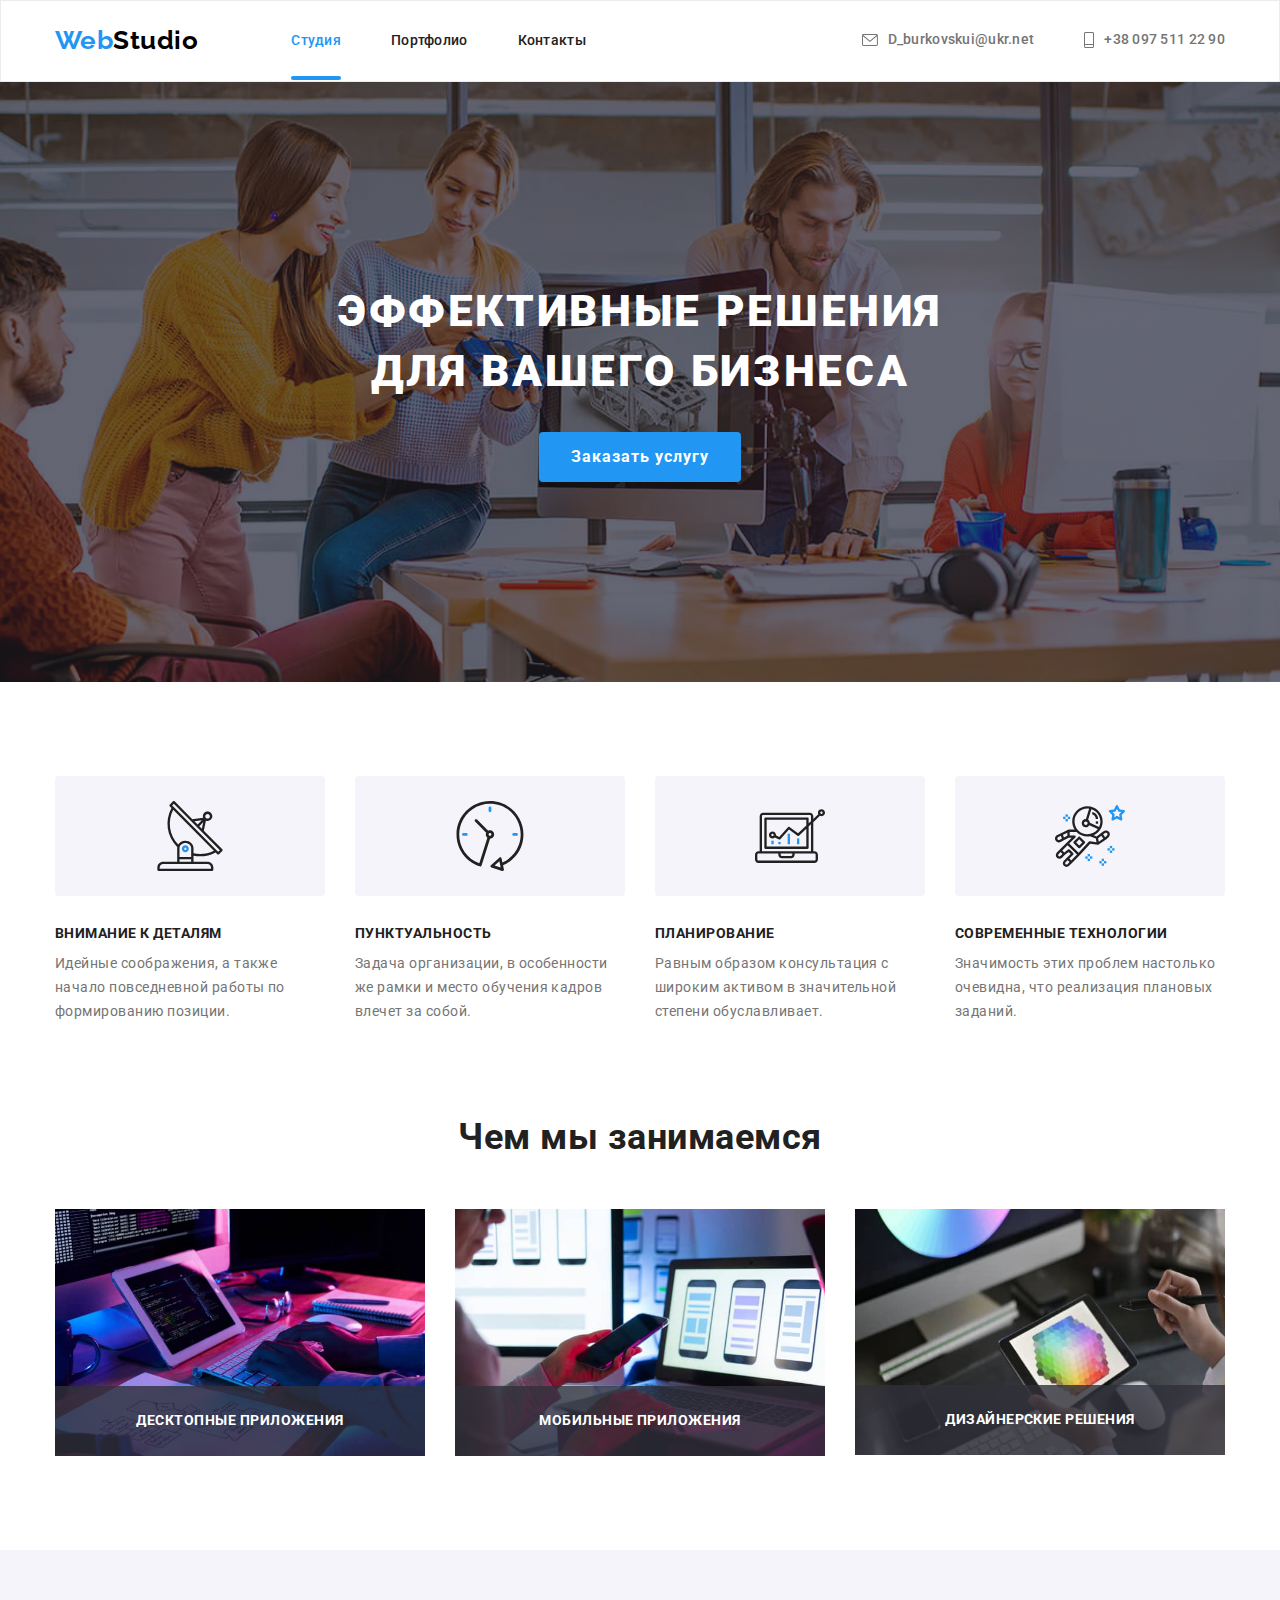
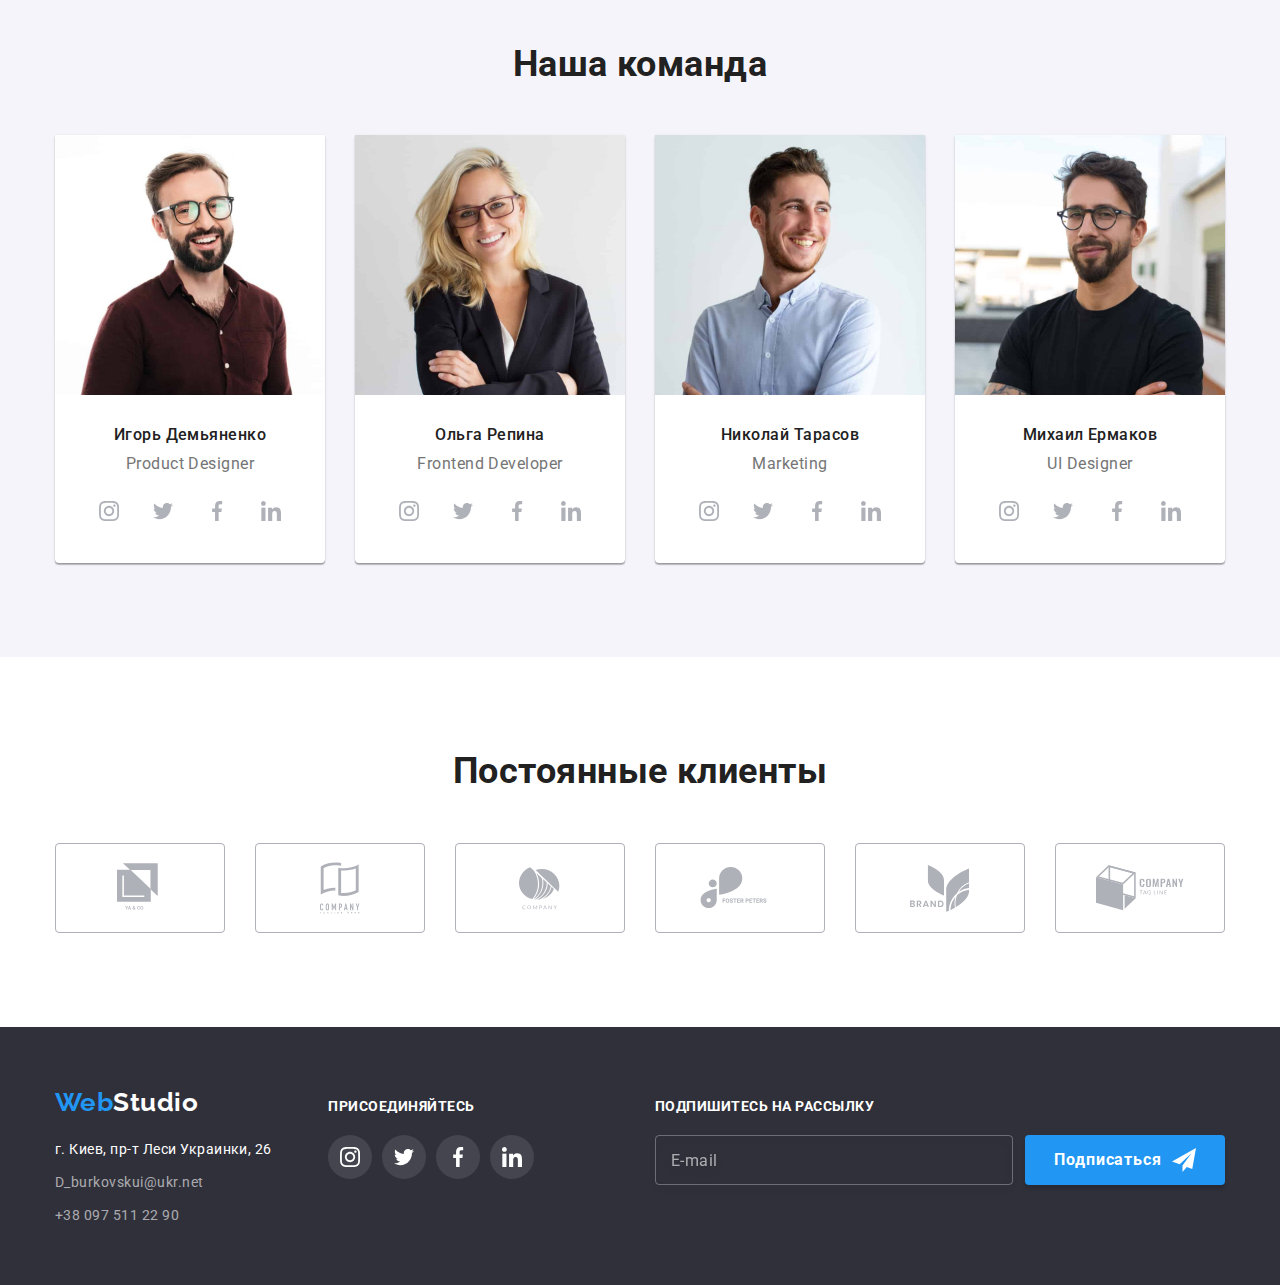
<file: index.html>
<!DOCTYPE html>
<html lang="ru">

   <head>
   <meta charset="UTF-8">
   <meta http-equiv="X-UA-Compatible" content="IE=edge">
   <meta name="viewport" content="width=device-width, initial-scale=1.0">
   <title>Web studio</title>
   <link rel="preconnect" href="https://fonts.gstatic.com">
   <link
   href="https://fonts.googleapis.com/css2?family=Raleway:wght@700&family=Roboto:wght@400;500;700;900&display=swap"
   rel="stylesheet">
   <link rel="stylesheet" href="./css/main.min.css">

   </head>

   <body>

      <!-- Header -->

      <header class="page-header">
         <div class="container page-header__container">

            <nav class="navigation">

               <a href="./index.html" class="logo page-header__logo">Web<span class="logo--black-color">Studio</span></a>

               <ul class="navigation__list">
                  <li class="navigation__item">
                     <a href="./index.html" class="navigation__link navigation__link--current">Студия</a>
                  </li>
                  <li class="navigation__item">
                     <a href="./portfolio.html" class="navigation__link">Портфолио</a>
                  </li>
                  <li class="navigation__item">
                     <a href="" class="navigation__link">Контакты</a>
                  </li>
               </ul>
            </nav>

            <ul class="contacts">
               <li class="contacts__item">
                  <a href="mailto:D_burkovskui@ukr.net" class="contacts__link">
                     <svg class="contacts__icon--mail">
                        <use href="./images/svg-icons/sprite.svg#icon-message"></use>
                     </svg> D_burkovskui@ukr.net
                  </a>
               </li>
               <li class="contacts__item">
                  <a href="tel:+380975112290" class="contacts__link">
                     <svg class="contacts__icon--phone">
                        <use href="./images/svg-icons/sprite.svg#icon-phone"></use>
                     </svg>+38 097 511 22 90
                  </a>
               </li>
            </ul>
         </div>
      </header>

      <!-- Hero section page 1-->

      <main>
         <section class="hero">
            <div class="hero__content">
               <h1 class="hero__title">эффективные решения для вашего бизнеса</h1>
               <button type="button" class="button button__hero" data-modal-open>Заказать услугу</button>
            </div>
         </section>

         <!-- Advantages-section -->

         <section class="advantages section">
            <div class="container">
               <h2 class="section-title visually-hidden">Студия</h2>
               <ul class="list grid">
                  <li class="advantages__item grid-item advantages__grid-item antenna-icon">
                     <h3 class="advantages__title">внимание к деталям</h3>
                     <p class="advantages__text">Идейные соображения, а также начало повседневной работы по
                     формированию позиции.</p>
                  </li>
                  <li class="advantages__item grid-item advantages__grid-item clock-icon">
                     <h3 class="advantages__title">пунктуальность</h3>
                     <p class="advantages__text">Задача организации, в особенности же рамки и место обучения
                     кадров влечет за собой.</p>
                  </li>
                  <li class="advantages__item grid-item advantages__grid-item diagram-icon">
                     <h3 class="advantages__title">планирование</h3>
                     <p class="advantages__text">Равным образом консультация с широким активом в значительной
                     степени обуславливает.</p>
                  </li>
                     <li class="advantages__item grid-item advantages__grid-item astronaut-icon">
                     <h3 class="advantages__title">современные технологии</h3>
                     <p class="advantages__text">Значимость этих проблем настолько очевидна, что реализация
                     плановых заданий.</p>
                  </li>
               </ul>
            </div>
         </section>

         <!-- Potfоlio section-->

         <section class="portfolio section">

            <div class="container">
               <h2 class="section-title portfolio__title">Чем мы занимаемся</h2>
               <ul class="list grid">
                  <li class="grid-item">
                     <div class="thumb">
                        <img src="./images/img(1).jpg" alt="Написание кода" width="370">
                        <div class="portfolio__description">
                           <p class="subtitle">десктопные приложения</p>
                        </div>
                     </div>
                  </li>
                  <li class="grid-item">
                     <div class="thumb">
                        <img src="./images/img(2).jpg" alt="Оптимизация данных" width="370">
                        <div class="portfolio__description">
                           <p class="subtitle">мобильные приложения</p>
                        </div>
                     </div>
                  </li>
                  <li class="grid-item">
                     <div class="thumb">
                        <img src="./images/img(3).jpg" alt="Палитра цветов" width="370" height="246">
                        <div class="portfolio__description">
                           <p class="subtitle">дизайнерские решения</p>
                        </div>
                     </div>
                  </li>
               </ul>
            </div>
         </section>

         <!-- Our team section -->

         <section class="our-team section">
            <div class="container">
               <h2 class="section-title our-team__title">Наша команда</h2>

               <ul class="list grid">
                  <li class="our-team__item grid-item our-team__grid-item">
                     <div class="team-member">
                        <img src="./images/img(4).jpg" alt="Игорь Демьяненко" width="270" />
                        <div class="team-member__meta">
                           <h4 class="team-member__name">Игорь Демьяненко</h4>
                           <h5 class="team-member__profession">Product Designer</h5>
                        
                           <ul class="socials our-team__socials">
                              <li class="socials__item">
                                 <a href="" class="socials__link" aria-label="Instagarm" target="_blank" rel="noopener noreferrer">
                                    <svg class="socials__icon">
                                       <use href="./images/svg-icons/sprite.svg#icon-instagram"></use>
                                    </svg>
                                 </a>
                              </li>
                              <li class="socials__item">
                                 <a href="" class="socials__link" aria-label="Twitter" target="_blank" rel="noopener noreferrer">
                                    <svg class="socials__icon">
                                       <use href="./images/svg-icons/sprite.svg#icon-twitter"></use>
                                    </svg>
                                 </a>
                              </li>
                              <li class="socials__item">
                                 <a href="" class="socials__link" aria-label="Facebook" target="_blank" rel="noopener noreferrer">
                                    <svg class="socials__icon">
                                       <use href="./images/svg-icons/sprite.svg#icon-facebook"></use>
                                    </svg>
                                 </a>
                              </li>
                              <li class="socials__item">
                                 <a href="" class="socials__link" aria-label="LinkedIn" target="_blank" rel="noopener noreferrer">
                                    <svg class="socials__icon">
                                       <use href="./images/svg-icons/sprite.svg#icon-linkedin"></use>
                                    </svg>
                                 </a>
                              </li>
                           </ul>
                        </div>
                     </div>
                  </li>

                  <li class="our-team__item grid-item our-team__grid-item">
                     <div class="team-member">
                        <img src="./images/img(5).jpg" alt="Ольга Репина" width="270" />
                        <div class="team-member__meta">
                           <h4 class="team-member__name">Ольга Репина</h4>
                           <h5 class="team-member__profession">Frontend Developer</h5>
                        
                           <ul class="socials our-team__socials">
                              <li class="socials__item">
                                 <a href="" class="socials__link" aria-label="Instagarm" target="_blank" rel="noopener noreferrer">
                                    <svg class="socials__icon">
                                       <use href="./images/svg-icons/sprite.svg#icon-instagram"></use>
                                    </svg>
                                 </a>
                              </li>
                              <li class="socials__item">
                                 <a href="" class="socials__link" aria-label="Twitter" target="_blank" rel="noopener noreferrer">
                                    <svg class="socials__icon">
                                       <use href="./images/svg-icons/sprite.svg#icon-twitter"></use>
                                    </svg>
                                 </a>
                              </li>
                              <li class="socials__item">
                                 <a href="" class="socials__link" aria-label="Facebook" target="_blank" rel="noopener noreferrer">
                                    <svg class="socials__icon">
                                       <use href="./images/svg-icons/sprite.svg#icon-facebook"></use>
                                    </svg>
                                 </a>
                              </li>
                              <li class="socials__item">
                                 <a href="" class="socials__link" aria-label="LinkedIn" target="_blank" rel="noopener noreferrer">
                                    <svg class="socials__icon">
                                       <use href="./images/svg-icons/sprite.svg#icon-linkedin"></use>
                                    </svg>
                                 </a>
                              </li>
                           </ul>
                        </div>
                     </div>
                  </li>

                  <li class="our-team__item grid-item our-team__grid-item">
                     <div class="team-member">
                        <img src="./images/img(6).jpg" alt="Николай Тарасов" width="270" />
                        <div class="team-member__meta">
                           <h4 class="team-member__name">Николай Тарасов</h4>
                           <h5 class="team-member__profession">Marketing</h5>
                        
                           <ul class="socials our-team__socials">
                              <li class="socials__item">
                                 <a href="" class="socials__link" aria-label="Instagarm" target="_blank" rel="noopener noreferrer">
                                    <svg class="socials__icon">
                                       <use href="./images/svg-icons/sprite.svg#icon-instagram"></use>
                                    </svg>
                                 </a>
                              </li>
                              <li class="socials__item">
                                 <a href="" class="socials__link" aria-label="Twitter" target="_blank" rel="noopener noreferrer">
                                    <svg class="socials__icon">
                                       <use href="./images/svg-icons/sprite.svg#icon-twitter"></use>
                                    </svg>
                                 </a>
                              </li>
                              <li class="socials__item">
                                 <a href="" class="socials__link" aria-label="Facebook" target="_blank" rel="noopener noreferrer">
                                    <svg class="socials__icon">
                                       <use href="./images/svg-icons/sprite.svg#icon-facebook"></use>
                                    </svg>
                                 </a>
                              </li>
                              <li class="socials__item">
                                 <a href="" class="socials__link" aria-label="LinkedIn" target="_blank" rel="noopener noreferrer">
                                    <svg class="socials__icon">
                                       <use href="./images/svg-icons/sprite.svg#icon-linkedin"></use>
                                    </svg>
                                 </a>
                              </li>
                           </ul>
                        </div>
                     </div>
                  </li>

                  <li class="our-team__item grid-item our-team__grid-item">
                     <div class="team-member">
                        <img src="./images/img(7).jpg" alt="Михаил Ермаков" width="270" />
                        <div class="team-member__meta">
                           <h4 class="team-member__name">Михаил Ермаков</h4>
                           <h5 class="team-member__profession">UI Designer</h5>
                        
                           <ul class="socials our-team__socials">
                              <li class="socials__item">
                                 <a href="" class="socials__link" aria-label="Instagarm" target="_blank" rel="noopener noreferrer">
                                    <svg class="socials__icon">
                                       <use href="./images/svg-icons/sprite.svg#icon-instagram"></use>
                                    </svg>
                                 </a>
                              </li>
                              <li class="socials__item">
                                 <a href="" class="socials__link" aria-label="Twitter" target="_blank" rel="noopener noreferrer">
                                    <svg class="socials__icon">
                                       <use href="./images/svg-icons/sprite.svg#icon-twitter"></use>
                                    </svg>
                                 </a>
                              </li>
                              <li class="socials__item">
                                 <a href="" class="socials__link" aria-label="Facebook" target="_blank" rel="noopener noreferrer">
                                    <svg class="socials__icon">
                                       <use href="./images/svg-icons/sprite.svg#icon-facebook"></use>
                                    </svg>
                                 </a>
                              </li>
                              <li class="socials__item">
                                 <a href="" class="socials__link" aria-label="LinkedIn" target="_blank" rel="noopener noreferrer">
                                    <svg class="socials__icon">
                                       <use href="./images/svg-icons/sprite.svg#icon-linkedin"></use>
                                    </svg>
                                 </a>
                              </li>
                           </ul>
                        </div>
                     </div>
                  </li>
               </ul>
            </div>
         </section>

         <section class="regular-customers section">
            <div class="container">

               <h2 class="section-title regular-customers__title">Постоянные клиенты</h2>

               <ul class="regular-customers__list grid">

                  <li class="grid-item regular-customers__grid-item ">
                     <a class="regular-customers__link" href="">
                        <svg>
                           <use href="./images/svg-icons/sprite.svg#icon-client-one"></use>
                        </svg>
                     </a>
                  </li>
                  <li class="grid-item regular-customers__grid-item ">
                     <a class="regular-customers__link" href="">
                        <svg>
                           <use href="./images/svg-icons/sprite.svg#icon-client-two"></use>
                        </svg>
                     </a>
                  </li>
                  <li class="grid-item regular-customers__grid-item ">
                     <a class="regular-customers__link" href="">
                        <svg>
                           <use href="./images/svg-icons/sprite.svg#icon-client-three"></use>
                        </svg>
                     </a>
                  </li>
                  <li class="grid-item regular-customers__grid-item ">
                     <a class="regular-customers__link" href="">
                        <svg>
                           <use href="./images/svg-icons/sprite.svg#icon-client-four"></use>
                        </svg>
                     </a>
                  </li>
                  <li class="grid-item regular-customers__grid-item ">
                     <a class="regular-customers__link" href="">
                        <svg>
                           <use href="./images/svg-icons/sprite.svg#icon-client-five"></use>
                        </svg>
                     </a>
                  </li>
                  <li class="grid-item regular-customers__grid-item ">
                     <a class="regular-customers__link" href="">
                        <svg>
                           <use href="./images/svg-icons/sprite.svg#icon-client-six"></use>
                        </svg>
                     </a>
                  </li>
               </ul>
            </div>
         </section>
      </main>

      <!-- Footer -->

      <footer class="page-footer">
         <div class="container page-footer__container">
            <div class="footer__address-part">

               <a href="./index.html" class="logo page-footer__logo">Web<span class="logo--inverse">Studio</span></a>

               <address class="address">
                  <ul class="address__list">
                     <li class="address__item">
                        <a href="https://goo.gl/maps/1382NL266sKPZNC96" class="address__link address__link--white-color" target="_blank"
                        rel="noopener noreferrer">г. Киев, пр-т Леси Украинки, 26
                        </a>
                     </li>
                     <li class="address__item">
                        <a href="mailto:D_burkovskui@ukr.net" class="address__link">D_burkovskui@ukr.net</a>
                     </li>
                     <li class="address__item">
                        <a href="tel:+380975112290" class="address__link">+38 097 511 22 90</a>
                     </li>
                  </ul>
               </address>
            </div>

            <div class="page-footer__socials-part">
               <p class="subtitle">присоединяйтесь</p>

               <ul class="socials page-footer__socials">
                  <li class="socials__item">
                     <a href="" class="socials__link socials__link--bgcgrey" aria-label="Instagarm" target="_blank" rel="noopener noreferrer">
                        <svg class="socials__icon socials__icon--notfillchange">
                           <use href="./images/svg-icons/sprite.svg#icon-instagram"></use>
                        </svg>
                     </a>
                  </li>
                  <li class="socials__item">
                     <a href="" class="socials__link socials__link--bgcgrey" aria-label="Twitter" target="_blank" rel="noopener noreferrer">
                        <svg class="socials__icon socials__icon--notfillchange">
                           <use href="./images/svg-icons/sprite.svg#icon-twitter"></use>
                        </svg>
                     </a>
                  </li>
                  <li class="socials__item">
                     <a href="" class="socials__link socials__link--bgcgrey" aria-label="Facebook" target="_blank" rel="noopener noreferrer">
                        <svg class="socials__icon socials__icon--notfillchange">
                           <use href="./images/svg-icons/sprite.svg#icon-facebook"></use>
                        </svg>
                     </a>
                  </li>
                  <li class="socials__item">
                     <a href="" class="socials__link socials__link--bgcgrey" aria-label="LinkedIn" target="_blank" rel="noopener noreferrer">
                        <svg class="socials__icon socials__icon--notfillchange">
                           <use href="./images/svg-icons/sprite.svg#icon-linkedin"></use>
                        </svg>
                     </a>
                  </li>
               </ul>
            </div>

            <div class="page-footer__form-part">
               <p class="subtitle">Подпишитесь на рассылку</p>

               <form class="subscribes-form">
                  <label>
                     <input class="subscribes-form__input" type="email" name="email" placeholder="E-mail" />
                  </label>
                  <button type="submit" class="subscribes-form__button button">Подписаться
                     <svg class="submit__icon submit__icon--append">
                        <use href="./images/svg-icons/sprite.svg#icon-send-message"></use>
                     </svg>
                  </button>
               </form>

            </div>
         </div>
      </footer>

      <!-- Modal window -->

      <div class="modal__backdrop is-hidden" data-modal>
         <div class="modal">
            <button class="modal__close-button" data-modal-close>
               <svg class="modal__icon_exit">
                  <use href="./images/svg-icons/sprite.svg#icon-modal-exit"></use>
               </svg>
            </button>

            <form class="order-service-form">

               <h3 class="order-service-form__title">Оставьте свои данные, мы вам перезвоним</h3>

               <label class="order-service-form__label" for="user_name">Имя</label>

               <div class="form-group">
                  <input class="order-service-form__input" type="text" name="user_name" id="user_name" placeholder=" "/> 
                  <svg class="modal__icon">
                     <use href="./images/svg-icons/sprite.svg#icon-contact-modal-form"></use>
                  </svg>
               </div>

               <label class="order-service-form__label" for="phone_number">Телефон</label>

               <div class="form-group">
                  <input class="order-service-form__input" type="tel" name="user_phone" id="phone_number" placeholder=" "/>   
                  <svg class="modal__icon">
                     <use href="./images/svg-icons/sprite.svg#icon-tel-modal-form"></use>
                  </svg>
               </div>

               <label class="order-service-form__label" for="user_email-modal">Почта</label>

               <div class="form-group">
                  <input class="order-service-form__input" type="email" name="user_email-modal" id="user_email-modal" placeholder=" "/>

                  <svg class="modal__icon">
                     <use href="./images/svg-icons/sprite.svg#icon-message-modal-form"></use>
                  </svg>
               </div>

               <label class="order-service-form__label" for="user_feedback">Комментарий</label>
               <textarea class="order-service-form__feedback" name="user_feedback" id="user_feedback" rows="6" placeholder="Введите текст"></textarea>

               <label class="check">
                  <input class="check__input" type="checkbox" name="checkbox"/>
                  <span class="check__box"></span>
                  Соглашаюсь с рассылкой и принимаю<a href="" class="modal__link--checkbox">Условия договора</a>
               </label>

               <button class="submit-button button" type="submit">Отправить</button>
            </form> 
         </div>
      </div>

      <script src="./js/modal.js"></script>
   </body>

</html>
</file>
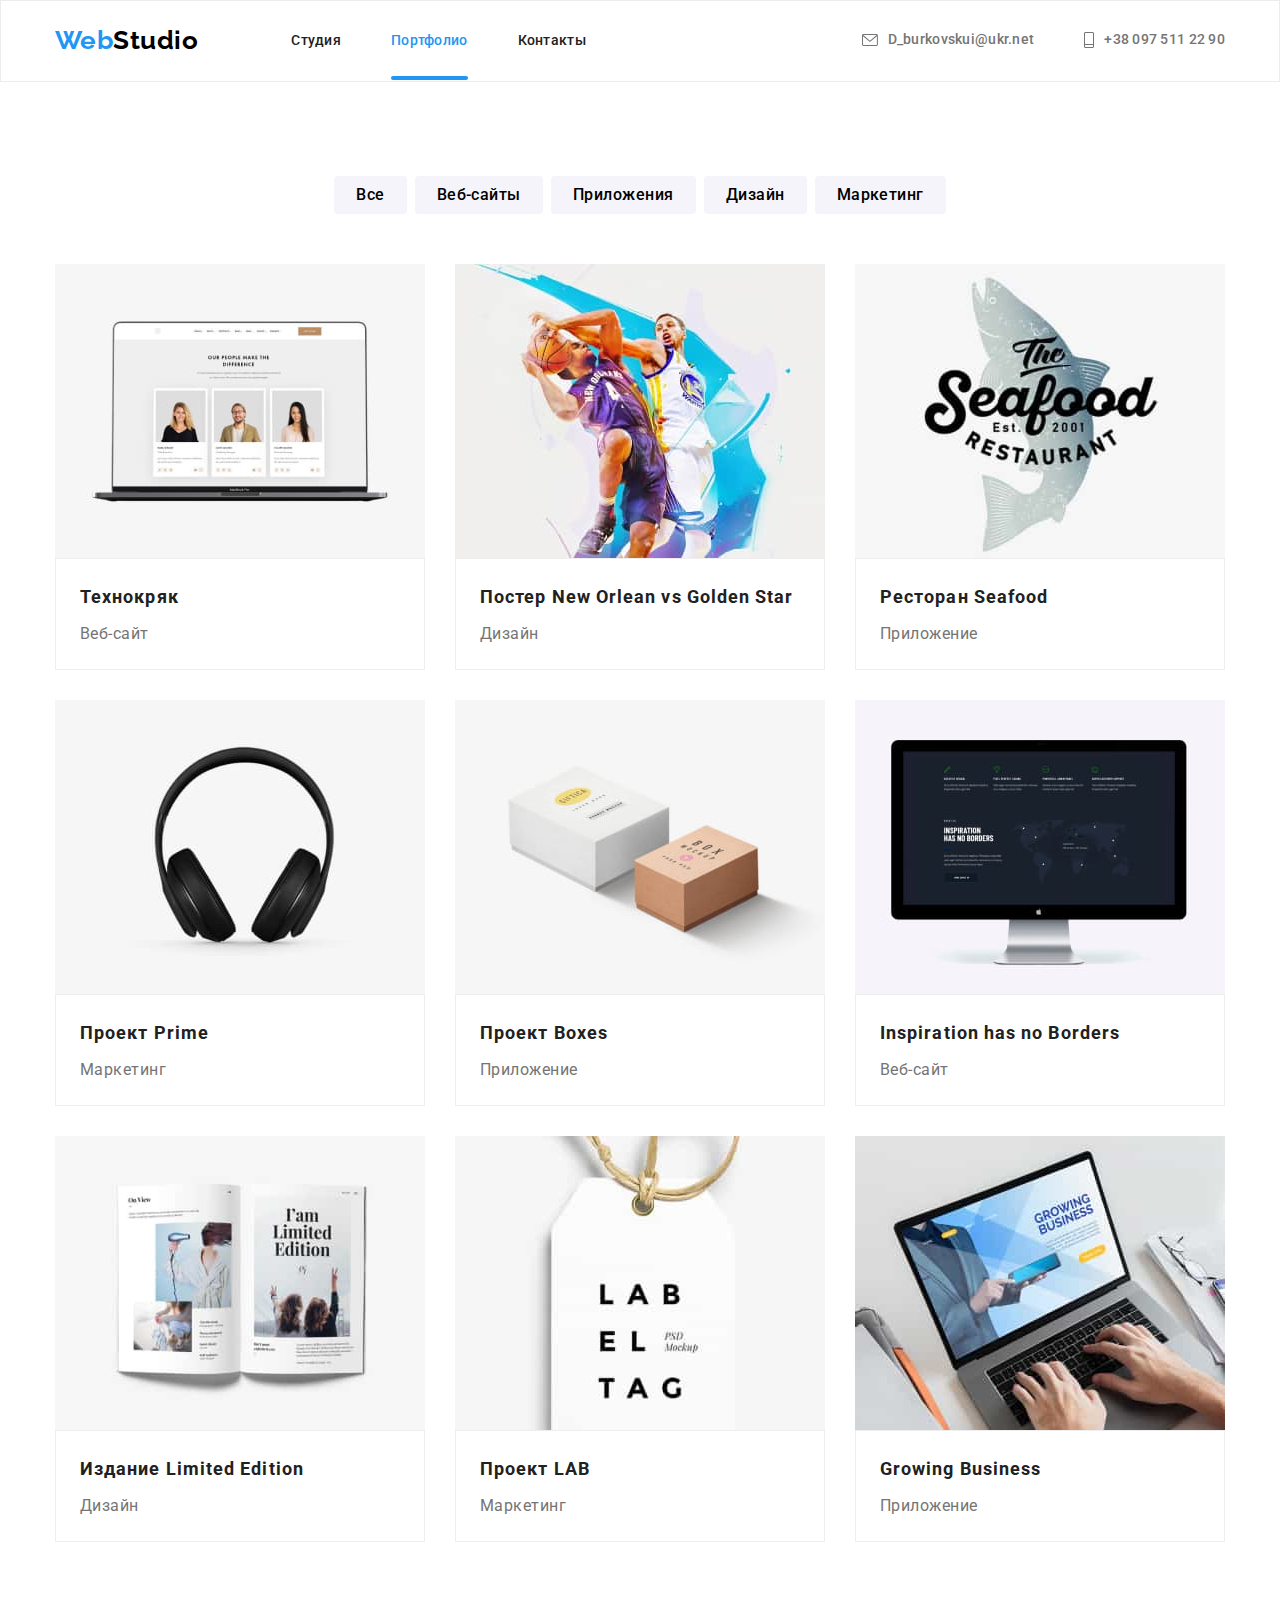
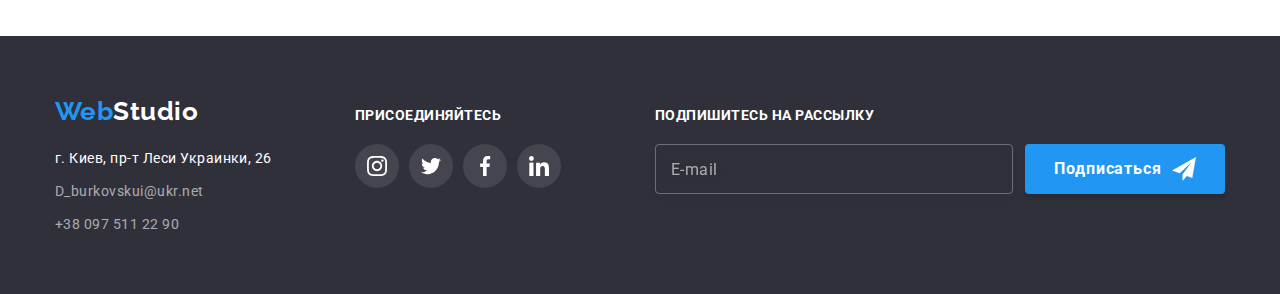
<file: portfolio.html>
<!DOCTYPE html>
<html lang="ru">

   <head>
   <meta charset="UTF-8">
   <meta http-equiv="X-UA-Compatible" content="IE=edge">
   <meta name="viewport" content="width=device-width, initial-scale=1.0">
   <title>Web studio</title>
   <link rel="preconnect" href="https://fonts.gstatic.com">
   <link
   href="https://fonts.googleapis.com/css2?family=Raleway:wght@700&family=Roboto:wght@400;500;700;900&display=swap"
   rel="stylesheet">
   <link rel="stylesheet" href="./css/main.min.css">
   </head>

   <body>

      <!-- Header -->

      <header class="page-header">
         <div class="container page-header__container">

            <nav class="navigation">

               <a href="./index.html" class="logo page-header__logo">Web<span class="logo--black-color">Studio</span></a>

               <ul class="navigation__list">
                  <li class="navigation__item">
                     <a href="./index.html" class="navigation__link">Студия</a>
                  </li>
                  <li class="navigation__item">
                     <a href="./portfolio.html" class="navigation__link navigation__link--current">Портфолио</a>
                  </li>
                  <li class="navigation__item">
                     <a href="" class="navigation__link">Контакты</a>
                  </li>
               </ul>
            </nav>

            <ul class="contacts">
               <li class="contacts__item">
                  <a href="mailto:D_burkovskui@ukr.net" class="contacts__link">
                     <svg class="contacts__icon--mail">
                        <use href="./images/svg-icons/sprite.svg#icon-message"></use>
                     </svg> D_burkovskui@ukr.net
                  </a>
               </li>
               <li class="contacts__item">
                  <a href="tel:+380975112290" class="contacts__link">
                     <svg class="contacts__icon--phone">
                        <use href="./images/svg-icons/sprite.svg#icon-phone"></use>
                     </svg>+38 097 511 22 90
                  </a>
               </li>
            </ul>
         </div>
      </header>

      <!-- Portfolio section -->

      <main>
         <section class="portfolio-page section">

            <div class="container">
               <h1 class="section-title visually-hidden">Портфолио</h1>

               <ul class="filter-list">
                  <li class="filter-list__item"><button type="button" class="button filter-list__button">Все</button></li>
                  <li class="filter-list__item"><button type="button" class="button filter-list__button">Веб-сайты</button></li>
                  <li class="filter-list__item"><button type="button" class="button filter-list__button">Приложения</button></li>
                  <li class="filter-list__item"><button type="button" class="button filter-list__button">Дизайн</button></li>
                  <li class="filter-list__item"><button type="button" class="button filter-list__button">Маркетинг</button></li>
               </ul>

               <ul class="product-list grid">

                  <li class="grid-item">
                    <article class="product">
                        <a href="" class="product__link">
                           <div class="thumb thumb--overfolw-hidden">
                              <img src="./images/images-portfolio/img(8).jpg" alt="Команда" width="370" height="294">
                              <div class="product__description">
                                 <p class="product__text">Технокряк это современная площадка распространения коронавируса.
                                    Компании используют эту платформу для цифрового шпионажа и атак
                                    на защищённые сервера конкурентов.
                                 </p>
                              </div>
                           </div>
                           <div class="product__meta">
                              <h3 class="product__name">Технокряк</h3>
                              <p class="product__field">Веб-сайт</p>
                           </div>
                        </a>
                    </article>
                  </li>

                  <li class="grid-item">
                     <article class="product">
                        <a href="" class="product__link">
                           <div class="thumb--overfolw-hidden thumb">
                              <img src="./images/images-portfolio/img(9).jpg" alt="Команда" width="370" height="294">
                              <div class="product__description">
                                 <p class="product__text">Технокряк это современная площадка распространения коронавируса.
                                    Компании используют эту платформу для цифрового шпионажа и атак
                                    на защищённые сервера конкурентов.
                                 </p>
                              </div>
                           </div>
                           <div class="product__meta">
                              <h3 class="product__name">Постер New Orlean vs Golden Star</h3>
                              <p class="product__field">Дизайн</p>
                           </div>
                        </a>
                     </article>
                  </li>

                  <li class="grid-item">
                     <article class="product">
                        <a href="" class="product__link">
                           <div class="thumb--overfolw-hidden thumb">
                              <img src="./images/images-portfolio/img(10).jpg" alt="Команда" width="370" height="294">
                              <div class="product__description">
                                 <p class="product__text">Технокряк это современная площадка распространения коронавируса.
                                    Компании используют эту платформу для цифрового шпионажа и атак
                                    на защищённые сервера конкурентов.
                                 </p>
                              </div>
                           </div>
                           <div class="product__meta">
                              <h3 class="product__name">Ресторан Seafood</h3>
                              <p class="product__field">Приложение</p>
                           </div>
                        </a>
                     </article>
                  </li>

                  <li class="grid-item">
                     <article class="product">
                        <a href="" class="product__link">
                           <div class="thumb--overfolw-hidden thumb">
                              <img src="./images/images-portfolio/img(11).jpg" alt="Команда" width="370" height="294">
                              <div class="product__description">
                                 <p class="product__text">Технокряк это современная площадка распространения коронавируса.
                                    Компании используют эту платформу для цифрового шпионажа и атак
                                    на защищённые сервера конкурентов.
                                 </p>
                              </div>
                           </div>
                           <div class="product__meta">
                              <h3 class="product__name">Проект Prime</h3>
                              <p class="product__field">Маркетинг</p>
                           </div>
                        </a>
                     </article>
                  </li>

                  <li class="grid-item">
                     <article class="product">
                        <a href="" class="product__link">
                           <div class="thumb--overfolw-hidden thumb">
                              <img src="./images/images-portfolio/img(12).jpg" alt="Команда" width="370" height="294">
                              <div class="product__description">
                                 <p class="product__text">Технокряк это современная площадка распространения коронавируса.
                                    Компании используют эту платформу для цифрового шпионажа и атак
                                    на защищённые сервера конкурентов.
                                 </p>
                              </div>
                           </div>
                           <div class="product__meta">
                              <h3 class="product__name">Проект Boxes</h3>
                              <p class="product__field">Приложение</p>
                           </div>
                        </a>
                     </article>
                  </li>

                  <li class="grid-item">
                     <article class="product">
                        <a href="" class="product__link">
                           <div class="thumb--overfolw-hidden thumb">
                              <img src="./images/images-portfolio/img(13).jpg" alt="Команда" width="370" height="294">
                              <div class="product__description">
                                 <p class="product__text">Технокряк это современная площадка распространения коронавируса.
                                    Компании используют эту платформу для цифрового шпионажа и атак
                                    на защищённые сервера конкурентов.
                                 </p>
                              </div>
                           </div>
                           <div class="product__meta">
                              <h3 class="product__name">Inspiration has no Borders</h3>
                              <p class="product__field">Веб-сайт</p>
                           </div>
                        </a>
                     </article>
                  </li>

                  <li class="grid-item">
                     <article class="product">
                        <a href="" class="product__link">
                           <div class="thumb--overfolw-hidden thumb">
                              <img src="./images/images-portfolio/img(14).jpg" alt="Команда" width="370" height="294">
                              <div class="product__description">
                                 <p class="product__text">Технокряк это современная площадка распространения коронавируса.
                                    Компании используют эту платформу для цифрового шпионажа и атак
                                    на защищённые сервера конкурентов.
                                 </p>
                              </div>
                           </div>
                           <div class="product__meta">
                              <h3 class="product__name">Издание Limited Edition</h3>
                              <p class="product__field">Дизайн</p>
                           </div>
                        </a>
                     </article>
                  </li>

                  <li class="grid-item">
                     <article class="product">
                        <a href="" class="product__link">
                           <div class="thumb--overfolw-hidden thumb">
                              <img src="./images/images-portfolio/img(15).jpg" alt="Команда" width="370" height="294">
                              <div class="product__description">
                                 <p class="product__text">Технокряк это современная площадка распространения коронавируса.
                                    Компании используют эту платформу для цифрового шпионажа и атак
                                    на защищённые сервера конкурентов.
                                 </p>
                              </div>
                           </div>
                           <div class="product__meta">
                              <h3 class="product__name">Проект LAB</h3>
                              <p class="product__field">Маркетинг</p>
                           </div>
                        </a>
                     </article>
                  </li>

                  <li class="grid-item">
                     <article class="product">
                        <a href="" class="product__link">
                           <div class="thumb--overfolw-hidden thumb">
                              <img src="./images/images-portfolio/img(16).jpg" alt="Команда" width="370" height="294">
                              <div class="product__description">
                                 <p class="product__text">
                                    Технокряк это современная площадка распространения коронавируса.
                                    Компании используют эту платформу для цифрового шпионажа и атак
                                    на защищённые сервера конкурентов.
                                 </p>
                              </div>
                           </div>
                           <div class="product__meta">
                              <h3 class="product__name">Growing Business</h3>
                              <p class="product__field">Приложение</p>
                           </div>
                        </a>
                     </article>
                  </li>

               </ul>
            </div>
         </section>
      </main>

      <!-- Footer -->

      <footer class="page-footer">
         <div class="container page-footer__container">

            <div class="page-footer__address-part">

               <a href="./index.html" class="logo page-footer__logo">Web<span class="logo--inverse">Studio</span></a>

               <address class="address">
                  <ul class="address__list">
                     <li class="address__item">
                        <a href="https://goo.gl/maps/1382NL266sKPZNC96"
                     class="address__link address__link--white-color" target="_blank" rel="noopener noreferrer">г. Киев, пр-т Леси Украинки, 26</a>
                     </li>
                     <li class="address__item">
                        <a href="mailto:D_burkovskui@ukr.net"
                     class="address__link">D_burkovskui@ukr.net</a>
                     </li>
                     <li class="address__item">
                        <a href="tel:+380975112290" class="address__link">+38 097 511 22 90</a>
                     </li>
                  </ul>
               </address>
            </div>

            <div class="page-footer__socials-part">
               <p class="subtitle">присоединяйтесь</p>

               <ul class="socials page-footer__socials">
                  <li class="socials__item">
                     <a href="" class="socials__link socials__link--bgcgrey" aria-label="Instagarm" target="_blank"
                     rel="noopener noreferrer">
                        <svg class="socials__icon socials__icon--notfillchange">
                           <use href="./images/svg-icons/sprite.svg#icon-instagram"></use>
                        </svg>
                     </a>
                  </li>
                  <li class="socials__item">
                     <a href="" class="socials__link socials__link--bgcgrey" aria-label="Twitter" target="_blank" rel="noopener noreferrer">
                        <svg class="socials__icon socials__icon--notfillchange">
                           <use href="./images/svg-icons/sprite.svg#icon-twitter"></use>
                        </svg>
                     </a>
                  </li>
                  <li class="socials__item">
                     <a href="" class="socials__link socials__link--bgcgrey" aria-label="Facebook" target="_blank"
                     rel="noopener noreferrer">
                        <svg class="socials__icon socials__icon--notfillchange">
                           <use href="./images/svg-icons/sprite.svg#icon-facebook"></use>
                        </svg>
                     </a>
                  </li>
                  <li class="socials__item">
                     <a href="" class="socials__link socials__link--bgcgrey" aria-label="LinkedIn" target="_blank"
                     rel="noopener noreferrer">
                        <svg class="socials__icon socials__icon--notfillchange">
                           <use href="./images/svg-icons/sprite.svg#icon-linkedin"></use>
                        </svg>
                     </a>
                  </li>
               </ul>
            </div>

            <div class="page-footer__form-part">
               <p class="subtitle">Подпишитесь на рассылку</p>

               <form class="subscribes-form">
                  <label>
                     <input class="subscribes-form__input" type="email" name="email" placeholder="E-mail"/>
                  </label>
                  <button type="submit" class="subscribes-form__button button">Подписаться
                     <svg class="submit__icon submit__icon--append">
                        <use href="./images/svg-icons/sprite.svg#icon-send-message"></use>
                     </svg>
                  </button>
               </form>
            </div>

         </div>
      </footer>

   </body>

</html>
</file>
<file: css/main.min.css>
html{box-sizing:border-box}*,*::before,*::after{box-sizing:inherit}html{line-height:1.15}body{margin:0}h1{font-size:2em;margin:0.67em 0}hr{box-sizing:content-box;height:0}pre{font-family:monospace, monospace;font-size:1em}a{-webkit-text-decoration-skip:objects}abbr[title]{text-decoration:underline dotted}b,strong{font-weight:bolder}code,kbd,samp{font-family:monospace, monospace;font-size:1em}small{font-size:80%}sub,sup{font-size:75%;line-height:0;position:relative;vertical-align:baseline}sub{bottom:-0.25em}sup{top:-0.5em}button,input,optgroup,select,textarea{font-family:inherit;font-size:100%;line-height:1.15;margin:0}button,select{text-transform:none}button,[type='reset'],[type='submit']{-webkit-appearance:button}button::-moz-focus-inner,[type='button']::-moz-focus-inner,[type='reset']::-moz-focus-inner,[type='submit']::-moz-focus-inner{border-style:none;padding:0}button:-moz-focusring,[type='button']:-moz-focusring,[type='reset']:-moz-focusring,[type='submit']:-moz-focusring{outline:1px dotted ButtonText}fieldset{padding:0.35em 0.75em 0.625em}legend{padding:0}progress{vertical-align:baseline}[type='number']::-webkit-inner-spin-button,[type='number']::-webkit-outer-spin-button{height:auto}[type='search']{-webkit-appearance:textfield;outline-offset:-2px}[type='search']::-webkit-search-cancel-button,[type='search']::-webkit-search-decoration{-webkit-appearance:none}::-webkit-file-upload-button{-webkit-appearance:button;font:inherit}details{display:block}summary{display:list-item}:root{--main-text-color: #212121;--auxiliary-text-color: #757575;--accent-text-color: #2196f3;--main-bg-color: #ffffff;--auxiliary-bg-color: #f5f4fa;--main-bg-section-color: #2f303a;--main-icon-color: #afb1b8;--logo-font: "Raleway", sans-serif;--main-text-font: "Roboto", sans-serif;--grid-item: 3;--animation: 250ms cubic-bezier(0.4, 0, 0.2, 1)}.container{width:1200px;padding-left:15px;padding-right:15px;margin-left:auto;margin-right:auto}html{box-sizing:border-box}*,*::after,*::before{box-sizing:inherit}body{background-color:var(--main-bg-color);font-family:var(--main-text-font);color:var(--main-text-color);letter-spacing:0.03em}img{display:block;max-width:100%}.list{list-style:none;padding-left:0;margin-bottom:0}.visually-hidden{position:absolute !important;clip:rect(1px 1px 1px 1px);clip:rect(1px, 1px, 1px, 1px);padding:0 !important;border:0 !important;height:1px !important;width:1px !important;overflow:hidden}.logo{font-family:var(--logo-font);font-weight:700;font-size:26px;line-height:1.19;color:var(--accent-text-color);text-decoration:none}.button{font-size:16px;text-align:center;cursor:pointer;border:0;border-radius:4px;transition:color var(--animation),background-color var(--animation),box-shadow var(--animation)}.section-title{font-weight:700;font-size:36px;line-height:1.16;text-align:center;margin:0}.subtitle{font-weight:700;font-size:14px;line-height:1.14;text-transform:uppercase;color:var(--main-bg-color);margin:0}.socials{display:flex;list-style:none;padding-left:0;margin:0}.socials__item:not(:last-child){margin-right:10px}.socials__icon{width:20px;height:20px;fill:var(--main-icon-color)}.socials__link{display:flex;justify-content:center;align-items:center;width:44px;height:44px;background-color:var(--main-bg-color);border-radius:50%;transition:background-color var(--animation)}.socials__link:hover,.socials__link:focus{background-color:var(--accent-text-color)}.socials__link:hover .socials__icon,.socials__link:focus .socials__icon{fill:var(--main-bg-color)}.socials__link .socials__icon{transition:fill var(--animation)}.modal__backdrop{position:fixed;top:0;left:0;width:100%;height:100%;background-color:rgba(0,0,0,0.2);z-index:100;opacity:1;transition:opacity 500ms ease-out 200ms}.modal__backdrop.is-hidden{opacity:0;pointer-events:none;visibility:hidden}.modal{position:absolute;top:50%;left:50%;transform:translate(-50%, -50%) scale(1);width:100%;max-width:528px;min-height:581px;background:var(--main-bg-color);box-shadow:0px 1px 3px rgba(0,0,0,0.12),0px 1px 1px rgba(0,0,0,0.14),0px 2px 1px rgba(0,0,0,0.2);border-radius:4px;transition:transform 300ms ease-out 1ms}.is-hidden .modal{transform:translate(100%, 100%) scale(0.2)}.modal__close-button{position:absolute;top:8px;right:8px;display:flex;justify-content:center;align-items:center;width:30px;height:30px;background:var(--main-bg-color);border:1px solid rgba(0,0,0,0.1);border-radius:50%;cursor:pointer;transition:border-color var(--animation)}.modal__close-button:hover,.modal__close-button:focus{outline:none;border-color:var(--accent-text-color)}.modal__close-button:hover .modal__icon_exit,.modal__close-button:focus .modal__icon_exit{fill:var(--accent-text-color)}.modal__close-button .modal__icon_exit{width:18px;height:18px;transition:fill var(--animation)}.order-service-form{padding:40px}.form-group{margin-bottom:10px;position:relative;margin-top:4px}.order-service-form__title{font-weight:700;font-size:20px;line-height:1.15px;text-align:center;color:var(--main-text-color);margin:0;margin-bottom:12px}.order-service-form__label{font-weight:400;font-size:12px;line-height:1.17px;letter-spacing:0.01em;color:var(--auxiliary-text-color)}.modal__icon{position:absolute;top:50%;left:12px;width:18px;height:18px;transform:translateY(-50%);transition:fill var(--animation)}.order-service-form__input{width:100%;border:1px solid rgba(33,33,33,0.2);border-radius:4px;height:40px;padding:0 42px;transition:border-color var(--animation)}.order-service-form__input:focus+.modal__icon,.order-service-form__input:not(:placeholder-shown)+.modal__icon{fill:var(--accent-text-color)}.order-service-form__input:not(:placeholder-shown){border-color:var(--accent-text-color)}.order-service-form__input:focus{outline:none;border-color:var(--accent-text-color)}.order-service-form__feedback{width:100%;resize:none;border:1px solid rgba(33,33,33,0.2);border-radius:4px;margin-top:4px;padding:12px 16px 0;transition:border-color var(--animation)}.order-service-form__feedback::placeholder{font-weight:400;font-size:14px;line-height:1.14px;letter-spacing:0.01em;color:rgba(117,117,117,0.5)}.order-service-form__feedback:not(:placeholder-shown){border-color:var(--accent-text-color)}.order-service-form__feedback:focus{outline:none;border-color:var(--accent-text-color)}.submit-button{background-color:var(--accent-text-color);color:var(--main-bg-color);font-weight:700;line-height:1.88;letter-spacing:0.06em;box-shadow:0px 4px 4px rgba(0,0,0,0.15);padding:10px 55px;margin-top:30px;display:flex;margin-right:auto;margin-left:auto}.submit-button:focus,.submit-button:hover{background-color:var(--auxiliary-bg-color);color:var(--main-text-color)}.check{margin-top:20px;display:flex;justify-content:center;align-items:center;font-weight:400;font-size:14px;line-height:1.7;color:var(--auxiliary-text-color)}.modal__link--checkbox{font-weight:400;font-size:14px;line-height:1.71;text-decoration-line:underline;color:var(--accent-text-color);margin-left:3px}.check__input{position:absolute;width:1px;height:1px;margin:-1px;border:0;padding:0;clip:rect(0 0 0 0);overflow:hidden}.check__input:checked+.check__box{background-color:var(--accent-text-color);background-image:url(../images/svg-icons/icons/on.svg);background-repeat:no-repeat;background-size:cover;background-origin:border-box;border-color:var(--accent-text-color)}.check__box{display:inline-block;width:16px;height:15px;background-color:var(--main-bg-color);border:2px solid var(--main-text-color);border-radius:4px;margin-right:9px;cursor:pointer}.subscribes-form{margin-top:20px;display:flex;justify-content:space-between}.subscribes-form__button{font-weight:700;line-height:1.86;display:flex;align-items:center;justify-content:center;letter-spacing:0.06em;color:var(--main-bg-color);background-color:var(--accent-text-color);box-shadow:0px 4px 4px rgba(0,0,0,0.15);width:200px;height:50px;transition:color var(--animation),background-color var(--animation)}.subscribes-form__button:hover .submit__icon,.subscribes-form__button:focus .submit__icon{fill:currentColor}.subscribes-form__button:hover,.subscribes-form__button:focus{background-color:var(--auxiliary-bg-color);color:var(--main-text-color)}.subscribes-form__button .submit__icon{transition:fill var(--animation)}.submit__icon{width:24px;height:24px;fill:var(--main-bg-color)}.submit__icon--append{margin-left:10px}.subscribes-form__input{width:358px;height:50px;background-color:transparent;border:1px solid rgba(255,255,255,0.3);border-radius:4px;padding:15px;filter:drop-shadow(0px 4px 4px rgba(0,0,0,0.15));color:var(--main-bg-color)}.subscribes-form__input:-webkit-autofill,.subscribes-form__input:-webkit-autofill:hover,.subscribes-form__input:-webkit-autofill:focus{-webkit-text-fill-color:var(--main-bg-color);-webkit-box-shadow:0 0 0px 1000px var(--main-bg-section-color) inset}.subscribes-form__input::placeholder{font-weight:400;font-size:16px;line-height:1.25;letter-spacing:0.03em;color:rgba(255,255,255,0.6)}.filter-list{display:flex;justify-content:center;list-style:none;padding-left:0;margin:0;margin-bottom:50px}.filter-list__item:not(:last-child){margin-right:8px}.filter-list__button{font-size:16px;background-color:var(--auxiliary-bg-color);font-weight:500;line-height:1.63;letter-spacing:0.03em;padding:6px 22px}.filter-list__button:hover,.filter-list__button:focus{background-color:var(--accent-text-color);color:var(--main-bg-color);box-shadow:0px 3px 1px rgba(0,0,0,0.1),0px 1px 2px rgba(0,0,0,0.08),0px 2px 2px rgba(0,0,0,0.12)}.product__link{display:inline-block;cursor:pointer;transition:box-shadow var(--animation);text-decoration:none}.product__link:hover,.product__link:focus{box-sizing:border-box;box-shadow:0px 1px 1px rgba(0,0,0,0.12),0px 4px 4px rgba(0,0,0,0.06),1px 4px 6px rgba(0,0,0,0.16)}.product__link:hover .product__description,.product__link:focus .product__description{background-color:rgba(33,150,243,0.9);opacity:1;transform:translate(0, 0)}.thumb--overfolw-hidden{overflow:hidden}.product__description{position:absolute;top:0;left:0;transform:translate(0, 100%);opacity:0;width:100%;height:100%;padding:63px 24px;transition:transform var(--animation),opacity var(--animation),background-color var(--animation)}.product__text{font-weight:400;font-size:18px;line-height:1.5;color:var(--main-bg-color);margin:0}.product__meta{background-color:var(--main-bg-color);border:1px solid #eeeeee;padding:20px 24px}.product__name{font-weight:700;font-size:18px;line-height:2;letter-spacing:0.06em;color:var(--main-text-color);margin:0}.product__field{font-weight:400;font-size:16px;line-height:1.88;margin:0;margin-top:4px;color:var(--auxiliary-text-color)}.grid{display:flex;flex-wrap:wrap;padding:0;margin-left:-30px;margin-top:-30px}.grid-item{flex-basis:calc((100% - 30px * var(--grid-item)) / var(--grid-item));margin-left:30px;margin-top:30px}.section{padding-bottom:94px}.page-header{padding-top:24px;padding-bottom:25px;border:1px solid #ececec}.page-header__container{display:flex;justify-content:flex-end;align-items:center}.page-header__logo{margin-right:93px}.logo--black-color{color:#000000}.logo--inverse{color:var(--main-bg-color)}.navigation__list{display:inline-flex;list-style:none;padding-left:0;margin:0}.navigation__item:not(:last-child){margin-right:50px}.navigation__link{font-weight:500;font-size:14px;line-height:1.14;letter-spacing:0.02em;color:var(--main-text-color);position:relative;text-decoration:none;transition:color var(--animation)}.navigation__link::after{content:"";width:100%;height:4px;border-radius:2px;background-color:var(--accent-text-color);position:absolute;bottom:-32px;left:0;opacity:0;transition:opacity var(--animation)}.navigation__link:hover::after,.navigation__link:focus::after{opacity:1}.navigation__link:hover,.navigation__link:focus{color:var(--accent-text-color)}.navigation__link--current{color:var(--accent-text-color);position:relative}.navigation__link--current::after{content:"";width:100%;height:4px;border-radius:2px;background-color:var(--accent-text-color);position:absolute;bottom:-32px;left:0;opacity:1}.navigation{display:flex;align-items:center;margin-right:auto}.contacts{display:inline-flex;list-style:none;padding-left:0;margin:0}.contacts__item:not(:last-child){margin-right:50px}.contacts__link{display:flex;align-items:center;font-weight:500;font-size:14px;line-height:1.14;letter-spacing:0.02em;color:var(--auxiliary-text-color);transition:color var(--animation);text-decoration:none}.contacts__link:hover,.contacts__link:focus{color:var(--accent-text-color)}.contacts__link:hover .contacts__icon--phone,.contacts__link:focus .contacts__icon--phone,.contacts__link:hover .contacts__icon--mail,.contacts__link:focus .contacts__icon--mail{fill:var(--accent-text-color)}.contacts__link .contacts__icon--mail{width:16px;height:12px;margin-right:10px;fill:currentColor;transition:fill var(--animation)}.contacts__link .contacts__icon--phone{width:10px;height:16px;margin-right:10px;fill:currentColor;transition:fill var(--animation)}.hero{max-width:1600px;background-image:linear-gradient(to right, rgba(47,48,58,0.4), rgba(47,48,58,0.4)),url(../images/background-image.png);background-repeat:no-repeat;background-position:center;background-size:cover;background-color:#c4c4c4;padding-bottom:200px;padding-top:200px}.hero,.hero__content{margin-right:auto;margin-left:auto;text-align:center}.hero__content{max-width:696px}.hero__title{font-weight:900;font-size:44px;line-height:1.36;letter-spacing:0.06em;text-transform:uppercase;color:var(--main-bg-color);margin:0}.button__hero{font-size:16px;background-color:var(--accent-text-color);color:var(--main-bg-color);font-weight:700;line-height:1.88;letter-spacing:0.06em;box-shadow:0px 4px 4px rgba(0,0,0,0.15);padding:10px 32px;margin:30px auto 0}.button__hero:hover,.button__hero:focus{background-color:var(--auxiliary-bg-color);color:var(--main-text-color)}.advantages{padding-top:94px}.advantages__title{font-weight:700;font-size:14px;line-height:1.14;text-transform:uppercase;margin:0}.advantages__grid-item{--grid-item: 4}.advantages__text{font-weight:400;font-size:14px;line-height:1.71;color:var(--auxiliary-text-color);margin:0;margin-top:10px}.advantages__item::before{display:block;content:"";height:120px;margin-bottom:30px;background-color:var(--auxiliary-bg-color);background-repeat:no-repeat;background-position:center;border-radius:4px}.antenna-icon::before{background-image:url("../images/images-features-section/antenna.svg")}.clock-icon::before{background-image:url("../images/images-features-section/clock.svg")}.diagram-icon::before{background-image:url("../images/images-features-section/diagram.svg")}.astronaut-icon::before{background-image:url("../images/images-features-section/astronaut.svg")}.portfolio__title{margin-bottom:50px}.thumb{position:relative}.portfolio__description{position:absolute;bottom:0;left:0;width:100%;height:70px;background-color:rgba(47,48,58,0.8);display:flex;justify-content:center;align-items:center}.our-team{background-color:var(--auxiliary-bg-color);padding-top:94px}.our-team__title{margin-bottom:50px}.our-team__grid-item{--grid-item: 4}.our-team__item{background:var(--main-bg-color);box-shadow:0px 1px 3px rgba(0,0,0,0.12),0px 1px 1px rgba(0,0,0,0.14),0px 2px 1px rgba(0,0,0,0.2);border-radius:0px 0px 4px 4px}.team-member__meta{padding-bottom:30px;padding-top:30px}.team-member__name{font-weight:500;font-size:16px;line-height:1.19;text-align:center;padding-bottom:10px;margin:0}.team-member__profession{font-weight:400;font-size:16px;line-height:1.19;text-align:center;color:var(--auxiliary-text-color);padding-bottom:16px;margin:0}.our-team__socials{justify-content:center}.regular-customers__grid-item{--grid-item: 6}.regular-customers__title{padding-top:94px;margin-bottom:50px}.regular-customers__list{list-style:none;padding-left:0;margin-bottom:0}.regular-customers__list li:nth-child(1) svg{width:45px;height:50px}.regular-customers__list li:nth-child(2) svg{width:40px;height:52px}.regular-customers__list li:nth-child(3) svg{width:41px;height:43px}.regular-customers__list li:nth-child(4) svg{width:80px;height:42px}.regular-customers__list li:nth-child(5) svg{width:59px;height:47px}.regular-customers__list li:nth-child(6) svg{width:88px;height:46px}.regular-customers__link{display:flex;justify-content:center;align-items:center;height:90px;fill:var(--main-icon-color);background-color:var(--main-bg-color);border:1px solid var(--main-icon-color);border-radius:4px;transition:fill var(--animation),border var(--animation)}.regular-customers__link:hover,.regular-customers__link:focus{--main-icon-color: var(--accent-text-color)}.page-footer__address-part,.page-footer__socials-part{flex-basis:calc((50% - 45px) / 2)}.page-footer__form-part{flex-basis:calc(50% - 15px)}.page-footer{background-color:var(--main-bg-section-color)}.page-footer__container{display:flex;justify-content:space-between;align-items:baseline}.page-footer__logo{display:inline-block;padding-top:60px;padding-bottom:20px}.address__link{font-style:normal;font-weight:400;font-size:14px;line-height:1.71;color:rgba(255,255,255,0.6);text-decoration:none;transition:color var(--animation)}.address__link:hover,.address__link:focus,.address__link:hover,.address__link:focus{color:var(--accent-text-color)}.address__link--white-color{color:var(--main-bg-color)}.address__list{padding-bottom:57px;list-style:none;padding-left:0;margin:0}.address__item:not(:first-child){margin-top:9px}.page-footer__socials{margin-top:20px}.socials__icon--notfillchange{fill:var(--main-bg-color)}.socials__link--bgcgrey{background-color:rgba(255,255,255,0.1)}.socials__link--bgcgrey:hover,.socials__link--bgcgrey:focus{background-color:var(--accent-text-color)}.portfolio-page{padding-top:94px}.product-list{list-style:none;padding-left:0;margin-bottom:0}
/*# sourceMappingURL=main.min.css.map */
</file>
